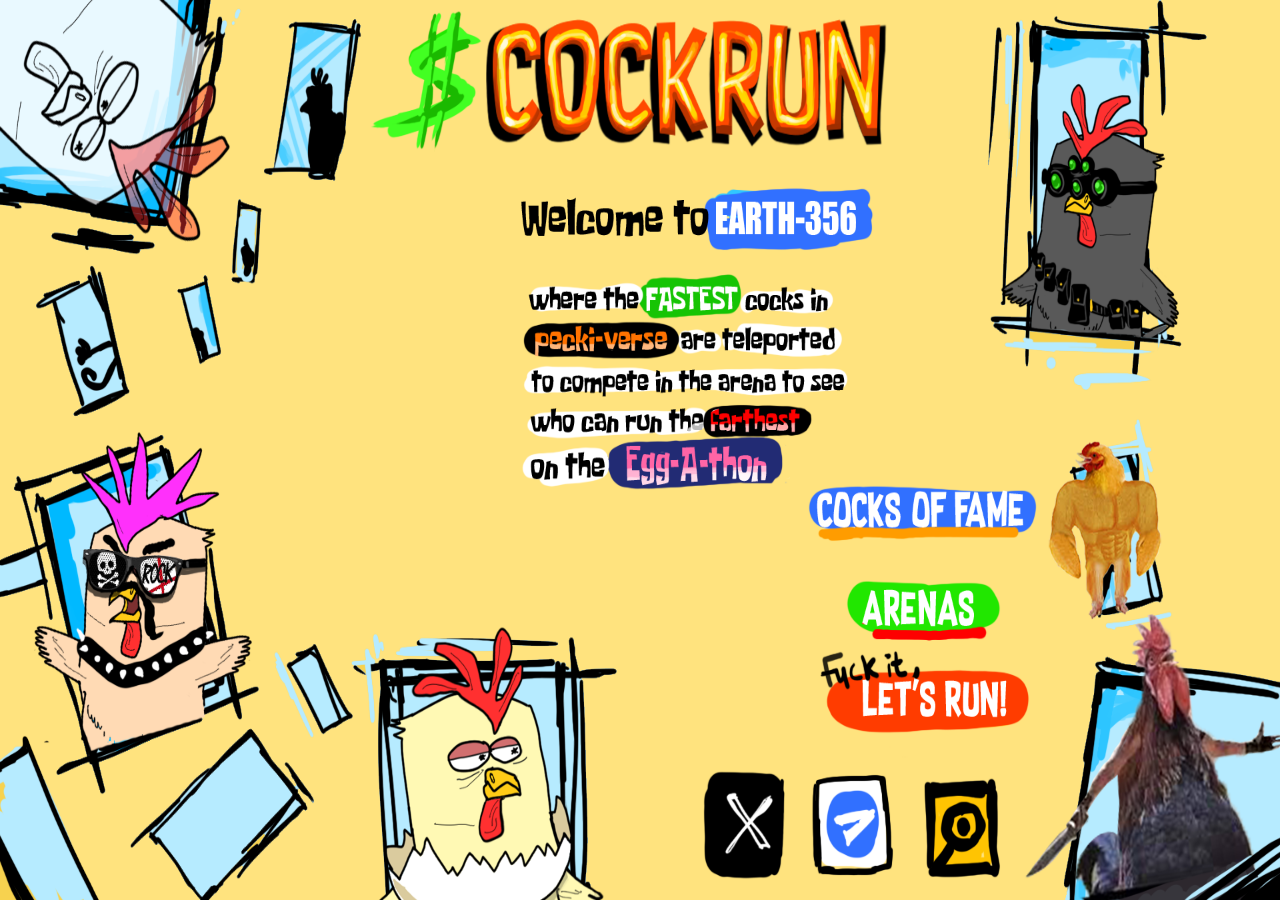
<file: index.html>
<!DOCTYPE html>
<html lang="en">
  <head>
    <meta charset="UTF-8" />
    <meta name="viewport" content="width=device-width, initial-scale=1.0" />
    <link rel="stylesheet" href="/css/home.css" />
    <link rel="stylesheet" href="/css/mapping.css" />
    <title>Cockrun website</title>
  </head>
  <body>
    <img
      src="/imgs/pages/cockrun wensite desktop.png"
      class="desktop"
      usemap="image-map"
    />
    <img
      src="/imgs/pages/cockrun website mobile.png"
      usemap="image-map2"
      class="mobile"
    />

    <a href="/cocks-of-fame.html" class="box" id="box1"></a>
    <a href="#" class="box" id="box2"></a>
    <a href="/connect-wallet.html" class="box" id="box3"></a>
    <a href="#" class="box" id="box4"></a>
    <a href="#" class="box" id="box5"></a>
    <a href="#" class="box" id="box6"></a>

    <map name="image-map">
      <area
        id="area1"
        target=""
        alt=""
        title=""
        href=""
        coords="1202,568,1567,646"
        shape="rect"
      />
      <area
        id="area2"
        target=""
        alt=""
        title=""
        href=""
        coords="1245,684,1536,764"
        shape="rect"
      />
      <area
        id="area3"
        target=""
        alt=""
        title=""
        href=""
        coords="1228,792,1555,882"
        shape="rect"
      />
      <area
        id="area4"
        target=""
        alt=""
        title=""
        href=""
        coords="1041,922,1184,1054"
        shape="rect"
      />
      <area
        id="area5"
        target=""
        alt=""
        title=""
        href=""
        coords="1214,924,1343,1048"
        shape="rect"
      />
      <area
        id="area6"
        target=""
        alt=""
        title=""
        href=""
        coords="1377,925,1496,1056"
        shape="rect"
      />
    </map>

    <map name="image-map2">
      <area
        id="area7"
        target=""
        alt=""
        title=""
        href=""
        coords="410,827,770,914"
        shape="rect"
      />
      <area
        id="area8"
        target=""
        alt=""
        title=""
        href=""
        coords="418,953,720,1053"
        shape="rect"
      />
      <area
        id="area9"
        target=""
        alt=""
        title=""
        href=""
        coords="383,1086,757,1182"
        shape="rect"
      />
      <area
        id="area10"
        target=""
        alt=""
        title=""
        href=""
        coords="369,1278,458,1362"
        shape="rect"
      />
      <area
        id="area11"
        target=""
        alt=""
        title=""
        href=""
        coords="496,1284,587,1367"
        shape="rect"
      />
      <area
        id="area12"
        target=""
        alt=""
        title=""
        href=""
        coords="626,1277,717,1358"
        shape="rect"
      />
    </map>

    <script
      src="https://code.jquery.com/jquery-3.6.4.slim.min.js"
      integrity="sha256-a2yjHM4jnF9f54xUQakjZGaqYs/V1CYvWpoqZzC2/Bw="
      crossorigin="anonymous"
    ></script>
    <script src="/js/rwdImageMaps.js"></script>
    <script>
      $(document).ready(function (e) {
        $("img[usemap]").rwdImageMaps();
      });
    </script>
    <script src="/js/mapping.js"></script>
  </body>
</html>
</file>
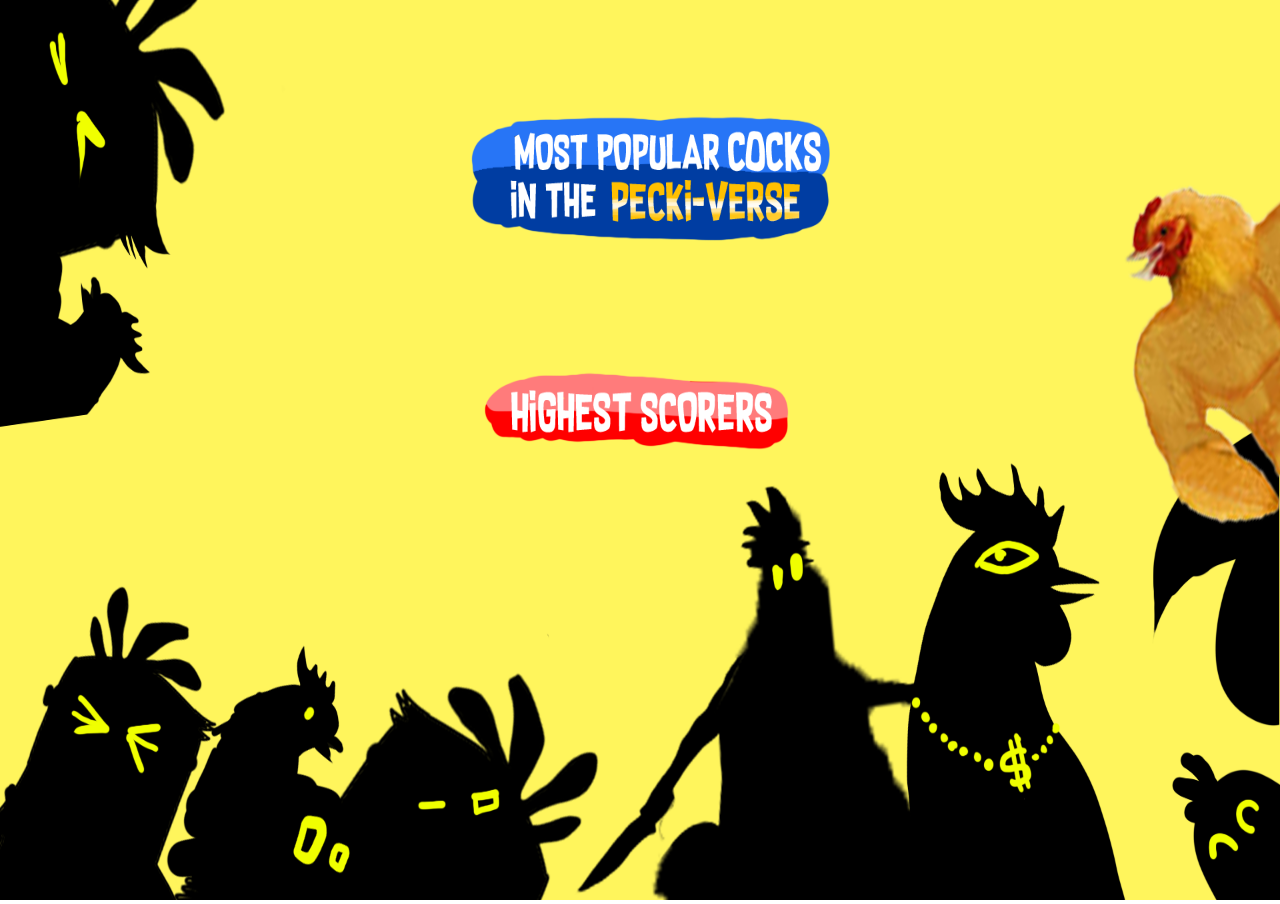
<file: cocks-of-fame.html>
<!DOCTYPE html>
<html lang="en">
  <head>
    <meta charset="UTF-8" />
    <meta name="viewport" content="width=device-width, initial-scale=1.0" />
    <link rel="stylesheet" href="/css/home.css" />
    <link rel="stylesheet" href="/css/mapping.css" />
    <title>Cockrun website</title>
  </head>
  <body>
    <img
      src="/imgs/pages/meme cat game.png"
      class="desktop"
      usemap="image-map"
    />
    <img
      src="/imgs/pages/cocks of fame.png"
      usemap="image-map2"
      class="mobile"
    />

    <a href="/most-popular-cocks.html" class="box" id="box1"></a>
    <a href="/highest-score-page.html" class="box" id="box2"></a>

    <map name="image-map">
      <area
        id="area1"
        target=""
        alt=""
        title=""
        href=""
        coords="687,106,1276,310"
        shape="rect"
      />
      <area
        id="area2"
        target=""
        alt=""
        title=""
        href=""
        coords="709,432,1211,556"
        shape="rect"
      />
    </map>

    <map name="image-map2">
      <area
        id="area3"
        target=""
        alt=""
        title=""
        href=""
        coords="240,620,846,790"
        shape="rect"
      />
      <area
        id="area4"
        target=""
        alt=""
        title=""
        href=""
        coords="253,927,761,1054"
        shape="rect"
      />
    </map>

    <script
      src="https://code.jquery.com/jquery-3.6.4.slim.min.js"
      integrity="sha256-a2yjHM4jnF9f54xUQakjZGaqYs/V1CYvWpoqZzC2/Bw="
      crossorigin="anonymous"
    ></script>
    <script src="/js/rwdImageMaps.js"></script>
    <script>
      $(document).ready(function (e) {
        $("img[usemap]").rwdImageMaps();
      });
    </script>
    <script src="/js/mapping.js"></script>
  </body>
</html>
</file>
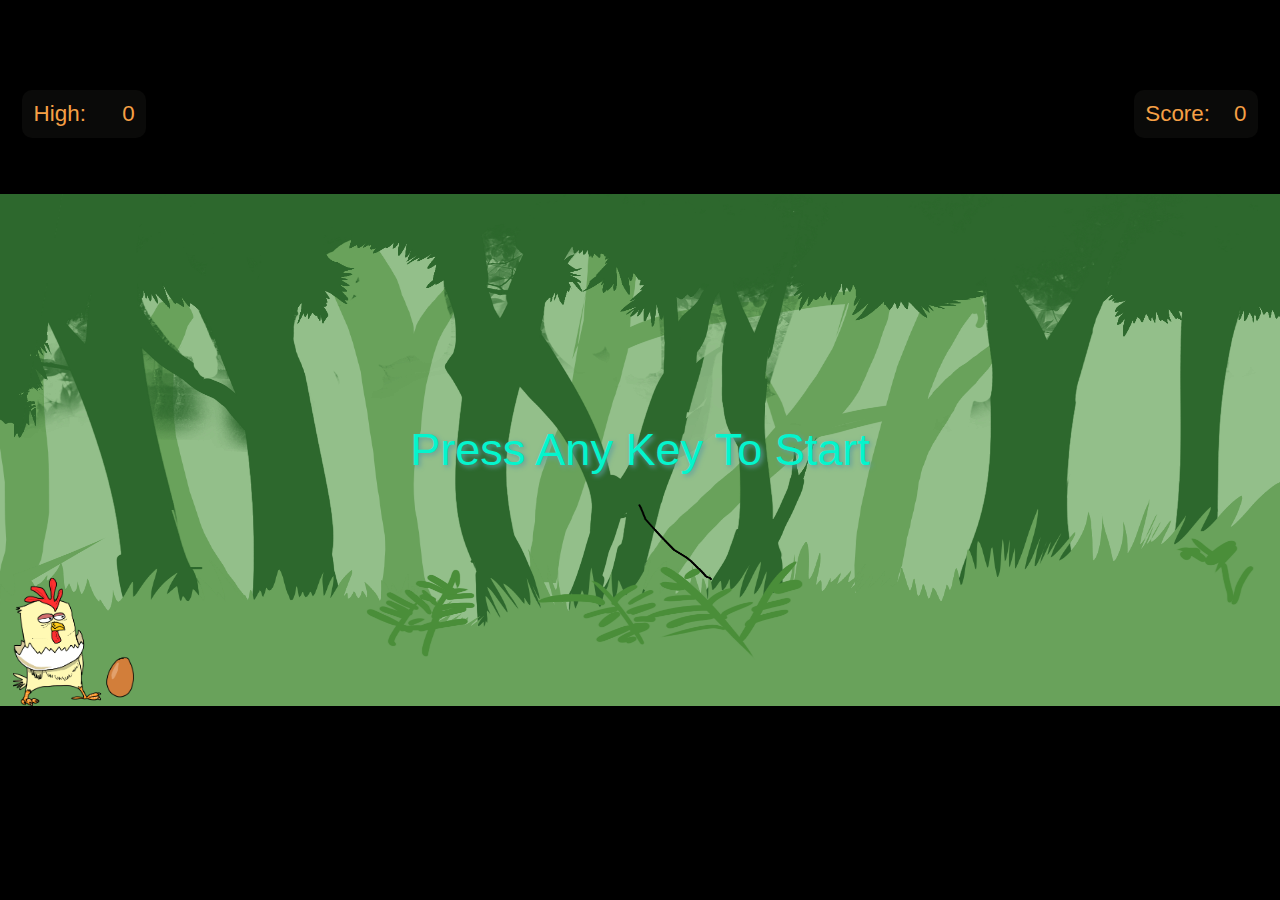
<file: game.html>
<!DOCTYPE html>
<html lang="en">
  <head>
    <meta charset="UTF-8" />
    <meta http-equiv="X-UA-Compatible" content="IE=edge" />
    <meta name="viewport" content="width=device-width, initial-scale=1.0" />
    <title>DINO</title>
    <link rel="stylesheet" href="/css/styles.css" />

    <link rel="preload" href="/imgs/[desert] fast bg.png" as="image" />
    <link rel="preload" href="/imgs/[desert] slow bg.png" as="image" />
    <link rel="preload" href="/imgs/[desert] static bg.png" as="image" />
    <link rel="preload" href="/imgs/[forest] fast background.png" as="image" />
    <link
      rel="preload"
      href="/imgs/[forest] medium speed background.png"
      as="image"
    />
    <link
      rel="preload"
      href="/imgs/[forest] static background.png"
      as="image"
    />
    <link
      rel="preload"
      href="/imgs/[forest] static background.png"
      as="image"
    />
    <link rel="preload" href="/imgs/cactus.png" as="image" />
    <link rel="preload" href="/imgs/dino-jump.png" as="image" />
    <link rel="preload" href="/imgs/dino-lose.png" as="image" />
    <link rel="preload" href="/imgs/dino-run-0.png" as="image" />
    <link rel="preload" href="/imgs/dino-run-1.png" as="image" />
    <link rel="preload" href="/imgs/dino-stationary.png" as="image" />
    <link rel="preload" href="/imgs/dip.png" as="image" />
    <link rel="preload" href="/imgs/doggrun-1.png" as="image" />
    <link rel="preload" href="/imgs/doggrun-2.png" as="image" />
    <link rel="preload" href="/imgs/flying berserk covid.png" as="image" />
    <link rel="preload" href="/imgs/flying clown balloon.png" as="image" />
    <link rel="preload" href="/imgs/flying cool covid.png" as="image" />
    <link rel="preload" href="/imgs/flying dildo.png" as="image" />
    <link rel="preload" href="/imgs/flying retard covid.png" as="image" />
    <link rel="preload" href="/imgs/flying sexy ghost.png" as="image" />
    <link rel="preload" href="/imgs/ground.png" as="image" />
    <link rel="preload" href="/imgs/jump.png" as="image" />
    <link rel="preload" href="/imgs/sharks.png" as="image" />
    <link rel="preload" href="/imgs/shit.png" as="image" />
    <link rel="preload" href="/imgs/signs.png" as="image" />
    <link rel="preload" href="/imgs/trump-1.png" as="image" />
    <link rel="preload" href="/imgs/trump-2.png" as="image" />
    <link rel="preload" href="/imgs/wall.png" as="image" />

    <script src="/js/game/script.js" type="module"></script>
  </head>
  <body>
    <audio
      src="/audio/playsound1.MP3"
      id="bgsound"
      loop
      preload="metadata"
    ></audio>
    <audio
      src="/audio/playsound2.MP3"
      id="bgsound2"
      loop
      preload="metadata"
    ></audio>

    <div class="score-wrap">
      <span class="s-item">High: <span class="hiscore">0</span></span>
      <span class="s-item">Score:<span class="score" data-score>0</span></span>
    </div>
    <div class="world" data-world>
      <div class="start-screen" data-start-screen>Press Any Key To Start</div>
      <img
        preload="metadata"
        src="imgs/[forest] slow background.png"
        class="ground"
        data-ground
      />
      <img
        preload="metadata"
        src="imgs/[forest] slow background.png"
        class="ground"
        data-ground
      />
      <img
        preload="metadata"
        src="imgs/dino-stationary.png"
        class="dino"
        data-dino
      />
      <img
        src="/imgs/[forest] static background.png"
        class="background"
        id="background"
        alt=""
        preload="metadata"
      />
    </div>
  </body>
</html>
</file>
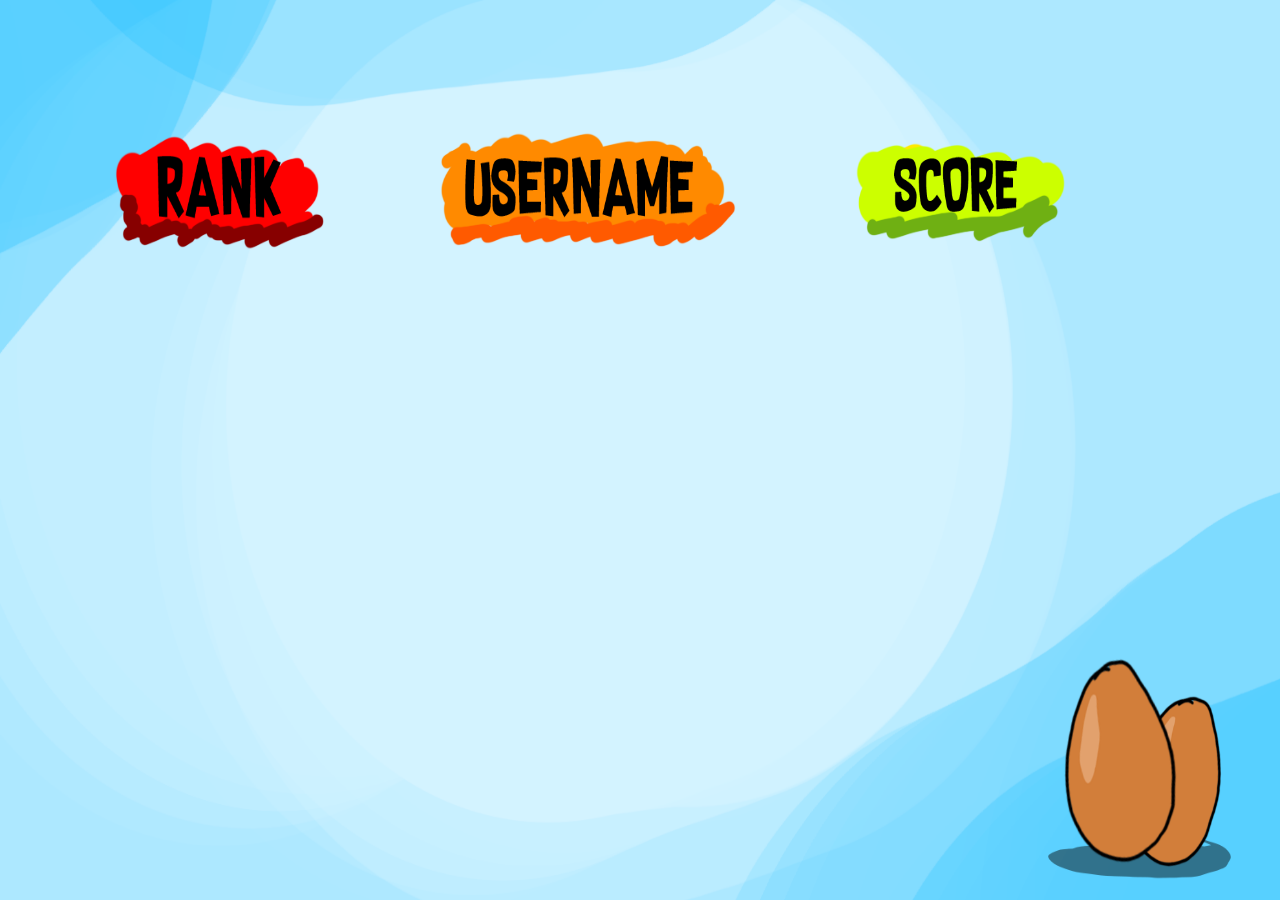
<file: highest-score-page.html>
<!DOCTYPE html>
<html lang="en">
  <head>
    <meta charset="UTF-8" />
    <meta name="viewport" content="width=device-width, initial-scale=1.0" />
    <link rel="stylesheet" href="/css/home.css" />
    <link rel="stylesheet" href="/css/mapping.css" />
    <title>Highet Scorers</title>
  </head>
  <body>
    <img
      src="/imgs/pages/highscore page desktop.png"
      class="desktop"
      usemap="image-map"
    />
    <img
      src="/imgs/pages/highscore page mobile.png"
      usemap="image-map2"
      class="mobile"
    />
  </body>
</html>
</file>
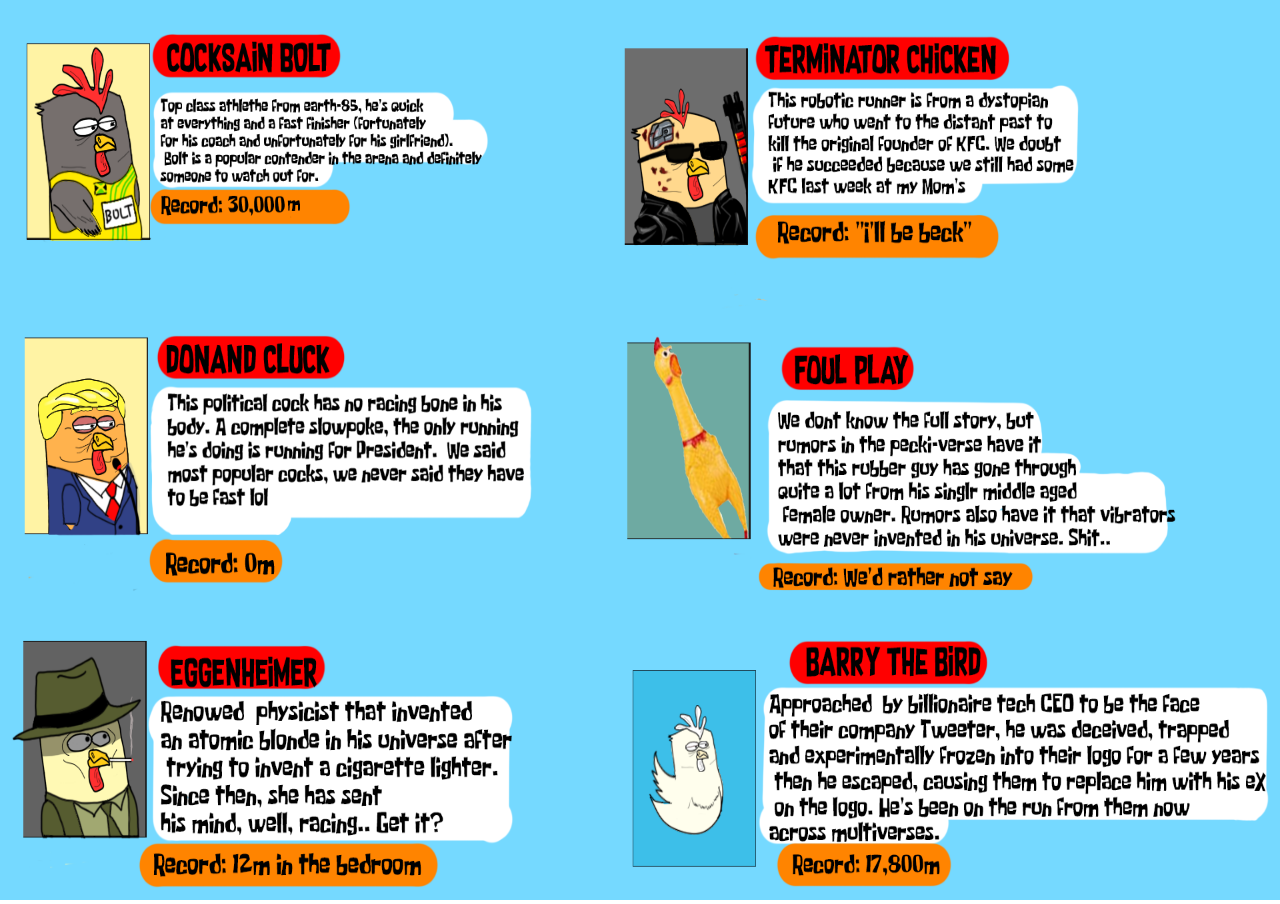
<file: most-popular-cocks.html>
<!DOCTYPE html>
<html lang="en">
  <head>
    <meta charset="UTF-8" />
    <meta name="viewport" content="width=device-width, initial-scale=1.0" />
    <link rel="stylesheet" href="/css/home.css" />
    <link rel="stylesheet" href="/css/mapping.css" />
    <title>Most Popular Cocks</title>
  </head>
  <body>
    <img
      src="/imgs/pages/cocks of fame page.png"
      class="desktop"
      usemap="image-map"
    />
    <img
      src="/imgs/pages/cocks of fame page mobile.png"
      usemap="image-map2"
      class="mobile"
    />
  </body>
</html>
</file>
<file: css/home.css>
* {
    margin: 0;
    padding: 0;
    box-sizing: border-box;
}

body {
    height: 100dvh;
    overflow: hidden;
}

img {
    width: 100%;
    height: 100%;
}

.mobile {
    display: none;
}

@media screen and (max-width: 768px) {
    .desktop {
        display: none;
    }

    .mobile {
        display: block;
    }
}
</file>
<file: css/mapping.css>
.box {
    position: absolute;
    /* border: 2px solid rgba(0, 0, 0, 0.169); */
    animation-name: blink;
    animation-duration: .3s;
    animation-iteration-count: infinite;
    animation-timing-function: ease;
    animation-direction: alternate;
    z-index: 10;
    opacity: 1;
    border-radius: 10px;
    cursor: pointer;
    z-index: 1000 !important;
}


@keyframes blink {
    from {
        transform: scale(1);
    }

    to {
        transform: scale(1.1);
    }
}
</file>
<file: css/styles.css>
*,
*::before,
*::after {
  box-sizing: border-box;
  user-select: none;
}

body {
  margin: 0;
  display: flex;
  justify-content: center;
  align-items: center;
  min-height: 100vh;
  font-family: Impact, Haettenschweiler, 'Arial Narrow Bold', sans-serif;
  background-color: #000;
}

.world {
  overflow: hidden;
  position: relative;
  background-color: #fff;
}

.score-wrap {
  position: absolute;
  top: 10%;
  font-size: 2.5vmin;
  width: 100%;
  padding: 0 1em;
  display: flex;
  align-items: center;
  justify-content: space-between;
  font-size: 1.4em;
  font-weight: lighter;
  color: #ffffff;
  font-family: Impact, Haettenschweiler, 'Arial Narrow Bold', sans-serif;
  z-index: 10000;
}

.start-screen {
  position: absolute;
  font-size: 5vmin;
  top: 50%;
  left: 50%;
  transform: translate(-50%, -50%);
  color: rgb(4, 245, 205);
  text-shadow: 2px 2px 5px cadetblue;
  z-index: 10000;
}

.s-item {
  background-color: #0a0a09;
  padding: .5em;
  color: #F6A045;
  border-radius: 10px;
  display: inline-flex;
  justify-content: space-between;
  width: 10%;
}


.hide {
  display: none;
}

.background {
  width: 100%;
  height: 100%;
}

.ground {
  --left: 0;
  position: absolute;
  width: 100%;
  height: 100%;
  left: calc(var(--left) * 1%);
}

.dino {
  --bottom: 0;
  position: absolute;
  left: 1%;
  height: 25%;
  bottom: calc(var(--bottom) * 1%);
}

.cactus {
  position: absolute;
  left: calc(var(--left) * 1%);
  /* height: 35%; */
  /* max-height: 30%; */
  width: 10%;
  bottom: 0;
}


.flying-cactus {
  position: absolute;
  left: calc(var(--left) * 1%);
  width: 15%;
  bottom: 55%;
}

@media screen and (max-width: 768px) {
  .score-wrap {
    font-size: 4vmin;
  }

  .s-item {
    width: 30%;
  }

}
</file>
